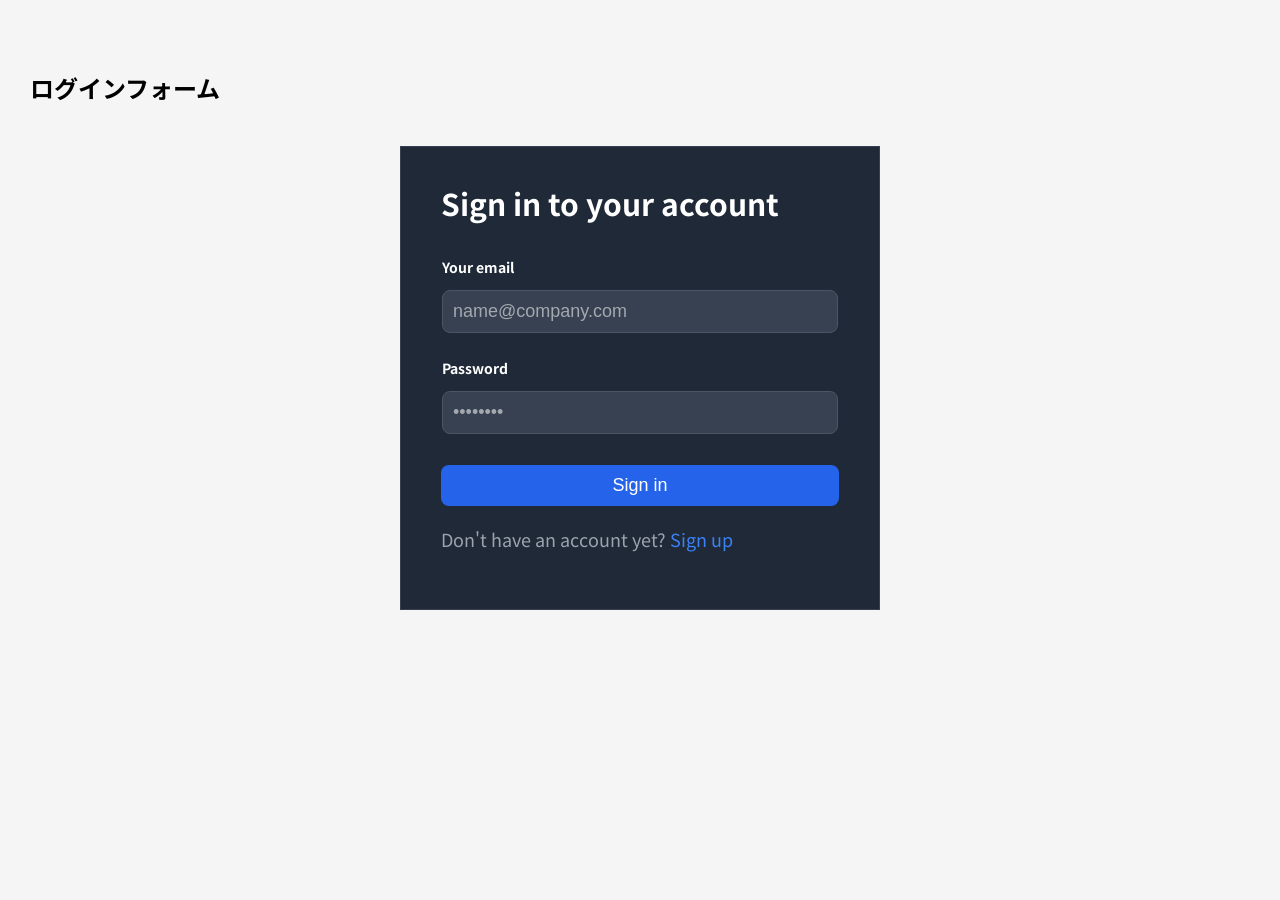
<file: database/index.html>
<!DOCTYPE html>
<html lang="ja">
<head>
  <meta charset="UTF-8">
  <meta name="viewport" content="width=device-width, initial-scale=1.0">
  <title>w8-output</title>
  <link href="https://fonts.googleapis.com/css2?family=Noto+Sans+JP&display=swap" rel="stylesheet">
  <link href="https://fonts.googleapis.com/css2?family=Noto+Sans+JP:wght@700&display=swap" rel="stylesheet">
  <link rel="stylesheet" href="./css/sanitize.css">
  <link rel="stylesheet" href="./css/style.css">
</head>
<body>
  <section class="login-form">
    <h2>ログインフォーム</h2>
    <form action="" class="login" id="loginForm">
      <h2>Sign in to your account</h2>

      <table class="form-table">
        <tr>
          <th>
            <label for="email" class="email-label">
              Your email
            </label>
          </th>
          <td>
            <input type="email" class="email-input" id="email" placeholder="name@company.com">
          </td>
        </tr>
        <tr>
          <th>
            <label for="password" class="password-label">Password</label>
          </th>
          <td>
            <input type="password" class="password-input" id="password" placeholder="••••••••">
          </td>
        </tr>
      </table>

      <div class="form-button">
          <button class="button button-submission" type="submit">Sign in</button>
      </div>
      <p>Don't have an account yet? <a href="#">Sign up</a></p>
    </form>

    <script src="./js/app.js"></script>
  </section>
</body>
</html>
</file>
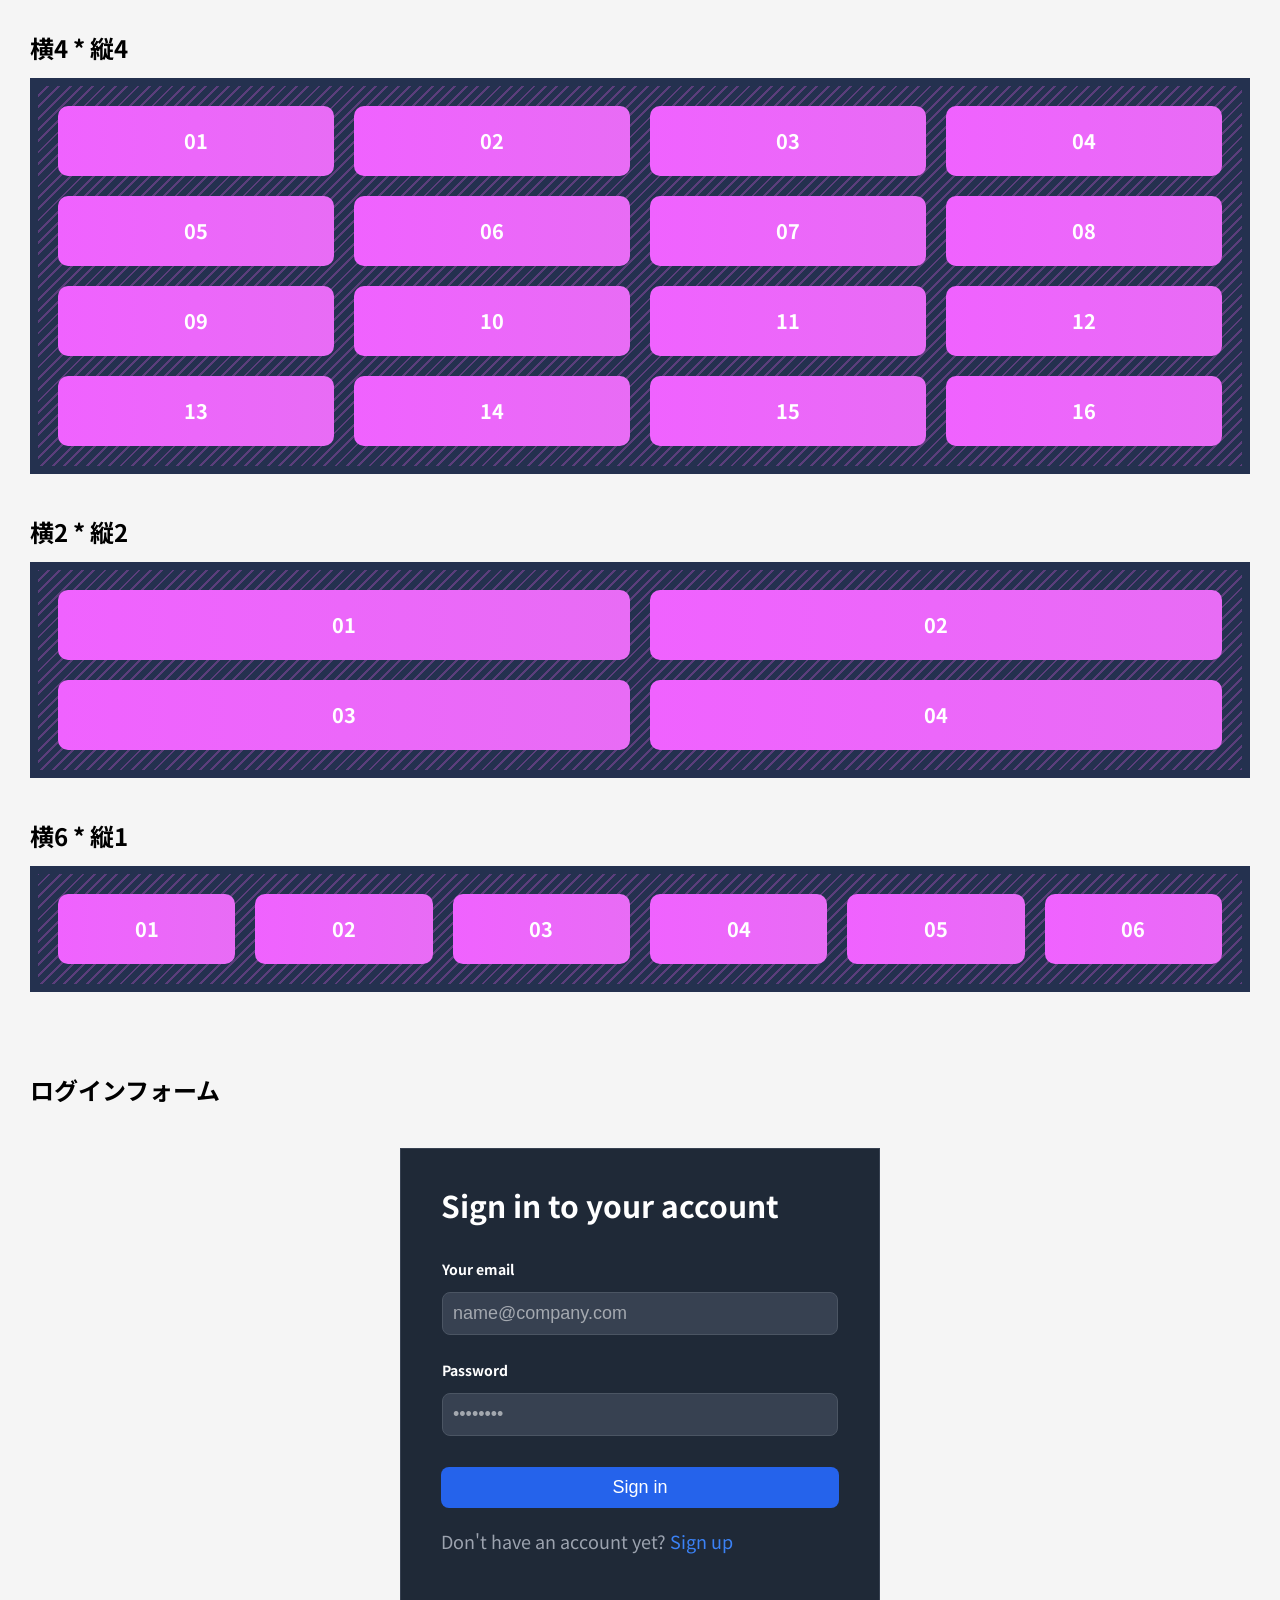
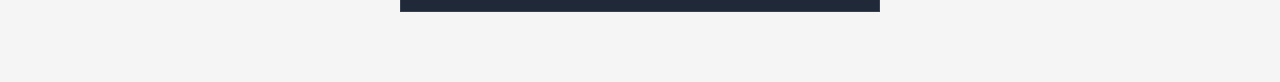
<file: html-css/index.html>
<!DOCTYPE html>
<html lang="ja">
<head>
  <meta charset="UTF-8">
  <meta name="viewport" content="width=device-width, initial-scale=1.0">
  <title>w8-output</title>
  <link href="https://fonts.googleapis.com/css2?family=Noto+Sans+JP&display=swap" rel="stylesheet">
  <link href="https://fonts.googleapis.com/css2?family=Noto+Sans+JP:wght@700&display=swap" rel="stylesheet">
  <link rel="stylesheet" href="./sanitize.css">
  <link rel="stylesheet" href="./style.css">
</head>
<body>
  <section class="test1">
    <h2>横4 * 縦4
    </h2>
    <div class="grid grid-square1">
      <div class="item">01</div>
      <div class="item">02</div>
      <div class="item">03</div>
      <div class="item">04</div>
      <div class="item">05</div>
      <div class="item">06</div>
      <div class="item">07</div>
      <div class="item">08</div>
      <div class="item">09</div>
      <div class="item">10</div>
      <div class="item">11</div>
      <div class="item">12</div>
      <div class="item">13</div>
      <div class="item">14</div>
      <div class="item">15</div>
      <div class="item">16</div>
    </div>

    <h2>横2 * 縦2</h2>
    <div class="grid grid-square2">
      <div class="item">01</div>
      <div class="item">02</div>
      <div class="item">03</div>
      <div class="item">04</div>
    </div>

    <h2>横6 * 縦1</h2>
    <div class="grid grid-square3">
      <div class="item">01</div>
      <div class="item">02</div>
      <div class="item">03</div>
      <div class="item">04</div>
      <div class="item">05</div>
      <div class="item">06</div>
    </div>
  </section>

  <section class="login-form">
    <h2>ログインフォーム</h2>
    <form action="" class="login">
      <h2>Sign in to your account</h2>

      <table class="form-table">
        <tr>
          <th>
            <label for="email" class="email-label">
              Your email
            </label>
          </th>
          <td>
            <input type="email" class="email-input" id="email" placeholder="name@company.com">
          </td>
        </tr>
        <tr>
          <th>
            <label for="password" class="password-label">Password</label>
          </th>
          <td>
            <input type="password" class="password" id="password" placeholder="••••••••">
          </td>
        </tr>
      </table>

      <div class="form-button">
          <button class="button button-submission" type="submit">Sign in</button>
      </div>
      <p>Don't have an account yet? <a href="#">Sign up</a></p>
    </form>
  </section>
</body>
</html>
</file>
<file: database/css/sanitize.css>
/* Document
 * ========================================================================== */

/**
 * Add border box sizing in all browsers (opinionated).
 */

*,
::before,
::after {
  box-sizing: border-box;
}

/**
 * 1. Add text decoration inheritance in all browsers (opinionated).
 * 2. Add vertical alignment inheritance in all browsers (opinionated).
 */

::before,
::after {
  text-decoration: inherit; /* 1 */
  vertical-align: inherit; /* 2 */
}

/**
 * 1. Use the default cursor in all browsers (opinionated).
 * 2. Change the line height in all browsers (opinionated).
 * 3. Use a 4-space tab width in all browsers (opinionated).
 * 4. Remove the grey highlight on links in iOS (opinionated).
 * 5. Prevent adjustments of font size after orientation changes in
 *    IE on Windows Phone and in iOS.
 * 6. Breaks words to prevent overflow in all browsers (opinionated).
 */

html {
  cursor: default; /* 1 */
  line-height: 1.5; /* 2 */
  -moz-tab-size: 4; /* 3 */
  tab-size: 4; /* 3 */
  -webkit-tap-highlight-color: transparent /* 4 */;
  -ms-text-size-adjust: 100%; /* 5 */
  -webkit-text-size-adjust: 100%; /* 5 */
  word-break: break-word; /* 6 */
}

/* Sections
 * ========================================================================== */

/**
 * Remove the margin in all browsers (opinionated).
 */

body {
  margin: 0;
}

/**
 * Correct the font size and margin on `h1` elements within `section` and
 * `article` contexts in Chrome, Edge, Firefox, and Safari.
 */

h1 {
  font-size: 2em;
  margin: 0.67em 0;
}

/* Grouping content
 * ========================================================================== */

/**
 * Remove the margin on nested lists in Chrome, Edge, IE, and Safari.
 */

dl dl,
dl ol,
dl ul,
ol dl,
ul dl {
  margin: 0;
}

/**
 * Remove the margin on nested lists in Edge 18- and IE.
 */

ol ol,
ol ul,
ul ol,
ul ul {
  margin: 0;
}

/**
 * 1. Add the correct sizing in Firefox.
 * 2. Show the overflow in Edge 18- and IE.
 */

hr {
  height: 0; /* 1 */
  overflow: visible; /* 2 */
}

/**
 * Add the correct display in IE.
 */

main {
  display: block;
}

/**
 * Remove the list style on navigation lists in all browsers (opinionated).
 */

nav ol,
nav ul {
  list-style: none;
  padding: 0;
}

/**
 * 1. Correct the inheritance and scaling of font size in all browsers.
 * 2. Correct the odd `em` font sizing in all browsers.
 */

pre {
  font-family: monospace, monospace; /* 1 */
  font-size: 1em; /* 2 */
}

/* Text-level semantics
 * ========================================================================== */

/**
 * Remove the gray background on active links in IE 10.
 */

a {
  background-color: transparent;
}

/**
 * Add the correct text decoration in Edge 18-, IE, and Safari.
 */

abbr[title] {
  text-decoration: underline;
  text-decoration: underline dotted;
}

/**
 * Add the correct font weight in Chrome, Edge, and Safari.
 */

b,
strong {
  font-weight: bolder;
}

/**
 * 1. Correct the inheritance and scaling of font size in all browsers.
 * 2. Correct the odd `em` font sizing in all browsers.
 */

code,
kbd,
samp {
  font-family: monospace, monospace; /* 1 */
  font-size: 1em; /* 2 */
}

/**
 * Add the correct font size in all browsers.
 */

small {
  font-size: 80%;
}

/* Embedded content
 * ========================================================================== */

/*
 * Change the alignment on media elements in all browsers (opinionated).
 */

audio,
canvas,
iframe,
img,
svg,
video {
  vertical-align: middle;
}

/**
 * Add the correct display in IE 9-.
 */

audio,
video {
  display: inline-block;
}

/**
 * Add the correct display in iOS 4-7.
 */

audio:not([controls]) {
  display: none;
  height: 0;
}

/**
 * Remove the border on iframes in all browsers (opinionated).
 */

iframe {
  border-style: none;
}

/**
 * Remove the border on images within links in IE 10-.
 */

img {
  border-style: none;
}

/**
 * Change the fill color to match the text color in all browsers (opinionated).
 */

svg:not([fill]) {
  fill: currentColor;
}

/**
 * Hide the overflow in IE.
 */

svg:not(:root) {
  overflow: hidden;
}

/* Tabular data
 * ========================================================================== */

/**
 * Collapse border spacing in all browsers (opinionated).
 */

table {
  border-collapse: collapse;
}

/* Forms
 * ========================================================================== */

/**
 * Remove the margin on controls in Safari.
 */

button,
input,
select {
  margin: 0;
}

/**
 * 1. Show the overflow in IE.
 * 2. Remove the inheritance of text transform in Edge 18-, Firefox, and IE.
 */

button {
  overflow: visible; /* 1 */
  text-transform: none; /* 2 */
}

/**
 * Correct the inability to style buttons in iOS and Safari.
 */

button,
[type="button"],
[type="reset"],
[type="submit"] {
  -webkit-appearance: button;
  appearance: button;
}

/**
 * 1. Change the inconsistent appearance in all browsers (opinionated).
 * 2. Correct the padding in Firefox.
 */

fieldset {
  border: 1px solid #a0a0a0; /* 1 */
  padding: 0.35em 0.75em 0.625em; /* 2 */
}

/**
 * Show the overflow in Edge 18- and IE.
 */

input {
  overflow: visible;
}

/**
 * 1. Correct the text wrapping in Edge 18- and IE.
 * 2. Correct the color inheritance from `fieldset` elements in IE.
 */

legend {
  color: inherit; /* 2 */
  display: table; /* 1 */
  max-width: 100%; /* 1 */
  white-space: normal; /* 1 */
}

/**
 * 1. Add the correct display in Edge 18- and IE.
 * 2. Add the correct vertical alignment in Chrome, Edge, and Firefox.
 */

progress {
  display: inline-block; /* 1 */
  vertical-align: baseline; /* 2 */
}

/**
 * Remove the inheritance of text transform in Firefox.
 */

select {
  text-transform: none;
}

/**
 * 1. Remove the margin in Firefox and Safari.
 * 2. Remove the default vertical scrollbar in IE.
 * 3. Change the resize direction in all browsers (opinionated).
 */

textarea {
  margin: 0; /* 1 */
  overflow: auto; /* 2 */
  resize: vertical; /* 3 */
}

/**
 * Remove the padding in IE 10-.
 */

[type="checkbox"],
[type="radio"] {
  padding: 0;
}

/**
 * 1. Correct the odd appearance in Chrome, Edge, and Safari.
 * 2. Correct the outline style in Safari.
 */

[type="search"] {
  -webkit-appearance: textfield; /* 1 */
  appearance: textfield; /* 1 */
  outline-offset: -2px; /* 2 */
}

/**
 * Correct the cursor style of increment and decrement buttons in Safari.
 */

::-webkit-inner-spin-button,
::-webkit-outer-spin-button {
  height: auto;
}

/**
 * Correct the text style of placeholders in Chrome, Edge, and Safari.
 */

::-webkit-input-placeholder {
  color: inherit;
  opacity: 0.54;
}

/**
 * Remove the inner padding in Chrome, Edge, and Safari on macOS.
 */

::-webkit-search-decoration {
  -webkit-appearance: none;
}

/**
 * 1. Correct the inability to style upload buttons in iOS and Safari.
 * 2. Change font properties to `inherit` in Safari.
 */

::-webkit-file-upload-button {
  -webkit-appearance: button; /* 1 */
  font: inherit; /* 2 */
}

/**
 * Remove the inner border and padding of focus outlines in Firefox.
 */

::-moz-focus-inner {
  border-style: none;
  padding: 0;
}

/**
 * Restore the focus outline styles unset by the previous rule in Firefox.
 */

:-moz-focusring {
  outline: 1px dotted ButtonText;
}

/**
 * Remove the additional :invalid styles in Firefox.
 */

:-moz-ui-invalid {
  box-shadow: none;
}

/* Interactive
 * ========================================================================== */

/*
 * Add the correct display in Edge 18- and IE.
 */

details {
  display: block;
}

/*
 * Add the correct styles in Edge 18-, IE, and Safari.
 */

dialog {
  background-color: white;
  border: solid;
  color: black;
  display: block;
  height: -moz-fit-content;
  height: -webkit-fit-content;
  height: fit-content;
  left: 0;
  margin: auto;
  padding: 1em;
  position: absolute;
  right: 0;
  width: -moz-fit-content;
  width: -webkit-fit-content;
  width: fit-content;
}

dialog:not([open]) {
  display: none;
}

/*
 * Add the correct display in all browsers.
 */

summary {
  display: list-item;
}

/* Scripting
 * ========================================================================== */

/**
 * Add the correct display in IE 9-.
 */

canvas {
  display: inline-block;
}

/**
 * Add the correct display in IE.
 */

template {
  display: none;
}

/* User interaction
 * ========================================================================== */

/*
 * 1. Remove the tapping delay in IE 10.
 * 2. Remove the tapping delay on clickable elements
      in all browsers (opinionated).
 */

a,
area,
button,
input,
label,
select,
summary,
textarea,
[tabindex] {
  -ms-touch-action: manipulation; /* 1 */
  touch-action: manipulation; /* 2 */
}

/**
 * Add the correct display in IE 10-.
 */

[hidden] {
  display: none;
}

/* Accessibility
 * ========================================================================== */

/**
 * Change the cursor on busy elements in all browsers (opinionated).
 */

[aria-busy="true"] {
  cursor: progress;
}

/*
 * Change the cursor on control elements in all browsers (opinionated).
 */

[aria-controls] {
  cursor: pointer;
}

/*
 * Change the cursor on disabled, not-editable, or otherwise
 * inoperable elements in all browsers (opinionated).
 */

[aria-disabled="true"],
[disabled] {
  cursor: not-allowed;
}

/*
 * Change the display on visually hidden accessible elements
 * in all browsers (opinionated).
 */

[aria-hidden="false"][hidden] {
  display: initial;
}

[aria-hidden="false"][hidden]:not(:focus) {
  clip: rect(0, 0, 0, 0);
  position: absolute;
}
</file>
<file: database/css/style.css>
body {
  margin: 0;
  padding: 30px;
  background: #f5f5f5;
  font-family: "Noto Sans JP", "Helvetica Neue", "Helvetica", "Hiragino Sans", "Arial", "Yu Gothic", "Meiryo", sans-serif;
}

/* 見出し */
h2 {
  margin: 0 0 12px;
}

/* 課題２ */
.login-form {
  width: 100%;
  padding: 40px 0;
}

.login-form > h2 {
  margin-bottom: 40px;
}

.login-form .login {
  width: 480px;
  margin: 0 auto;
  padding: 38px 40px;
  background-color: #1f2937;
  border: 1px solid #374151;
  color: #ffffff;
}

.login-form .login h2 {
  margin: 0 0 32px;
  font-size: 30px;
  font-weight: bold;
  line-height: 1.2;
}

.login-form .form-table {
  width: 100%;
  border-collapse: collapse;
}

.login-form .form-table tr {
  display: block;
  margin-bottom: 20px;
}

.login-form  .form-table th,
.login-form .form-table td {
  display: block;
  width: 100%;
  text-align: left;
}

.login-form .form-table th {
  margin-bottom: 10px;
}

.login-form .email-label,
.login-form .password-label {
  font-size: 14px;
  font-weight: bold;
  color: #ffffff;
}

.login-form .email-input,
.login-form .password-input {
  width: 100%;
  padding: 10px 10px;
  font-size: 18px;
  color: #ffffff;
  background-color: #374151;
  border: 1px solid #4b5563;
  border-radius: 8px;
  box-sizing: border-box;
}

.login-form .form-button {
  margin-top: 10px;
}


.login-form .button-submission {
  width: 100%;
  padding: 10px;
  font-size: 18px;
  color: #ffffff;
  background-color: #2563eb;
  border: none;
  border-radius: 8px;
  cursor: pointer;
}

.login-form .button-submission:hover {
  background-color: #1d4ed8;
}

.login-form .login p {
  margin-top: 20px;
  font-size: 18px;
  color: #9ca3af;
}

.login-form .login a {
  color: #3b82f6;
  text-decoration: none;
}
</file>
<file: html-css/sanitize.css>
/* Document
 * ========================================================================== */

/**
 * Add border box sizing in all browsers (opinionated).
 */

*,
::before,
::after {
  box-sizing: border-box;
}

/**
 * 1. Add text decoration inheritance in all browsers (opinionated).
 * 2. Add vertical alignment inheritance in all browsers (opinionated).
 */

::before,
::after {
  text-decoration: inherit; /* 1 */
  vertical-align: inherit; /* 2 */
}

/**
 * 1. Use the default cursor in all browsers (opinionated).
 * 2. Change the line height in all browsers (opinionated).
 * 3. Use a 4-space tab width in all browsers (opinionated).
 * 4. Remove the grey highlight on links in iOS (opinionated).
 * 5. Prevent adjustments of font size after orientation changes in
 *    IE on Windows Phone and in iOS.
 * 6. Breaks words to prevent overflow in all browsers (opinionated).
 */

html {
  cursor: default; /* 1 */
  line-height: 1.5; /* 2 */
  -moz-tab-size: 4; /* 3 */
  tab-size: 4; /* 3 */
  -webkit-tap-highlight-color: transparent /* 4 */;
  -ms-text-size-adjust: 100%; /* 5 */
  -webkit-text-size-adjust: 100%; /* 5 */
  word-break: break-word; /* 6 */
}

/* Sections
 * ========================================================================== */

/**
 * Remove the margin in all browsers (opinionated).
 */

body {
  margin: 0;
}

/**
 * Correct the font size and margin on `h1` elements within `section` and
 * `article` contexts in Chrome, Edge, Firefox, and Safari.
 */

h1 {
  font-size: 2em;
  margin: 0.67em 0;
}

/* Grouping content
 * ========================================================================== */

/**
 * Remove the margin on nested lists in Chrome, Edge, IE, and Safari.
 */

dl dl,
dl ol,
dl ul,
ol dl,
ul dl {
  margin: 0;
}

/**
 * Remove the margin on nested lists in Edge 18- and IE.
 */

ol ol,
ol ul,
ul ol,
ul ul {
  margin: 0;
}

/**
 * 1. Add the correct sizing in Firefox.
 * 2. Show the overflow in Edge 18- and IE.
 */

hr {
  height: 0; /* 1 */
  overflow: visible; /* 2 */
}

/**
 * Add the correct display in IE.
 */

main {
  display: block;
}

/**
 * Remove the list style on navigation lists in all browsers (opinionated).
 */

nav ol,
nav ul {
  list-style: none;
  padding: 0;
}

/**
 * 1. Correct the inheritance and scaling of font size in all browsers.
 * 2. Correct the odd `em` font sizing in all browsers.
 */

pre {
  font-family: monospace, monospace; /* 1 */
  font-size: 1em; /* 2 */
}

/* Text-level semantics
 * ========================================================================== */

/**
 * Remove the gray background on active links in IE 10.
 */

a {
  background-color: transparent;
}

/**
 * Add the correct text decoration in Edge 18-, IE, and Safari.
 */

abbr[title] {
  text-decoration: underline;
  text-decoration: underline dotted;
}

/**
 * Add the correct font weight in Chrome, Edge, and Safari.
 */

b,
strong {
  font-weight: bolder;
}

/**
 * 1. Correct the inheritance and scaling of font size in all browsers.
 * 2. Correct the odd `em` font sizing in all browsers.
 */

code,
kbd,
samp {
  font-family: monospace, monospace; /* 1 */
  font-size: 1em; /* 2 */
}

/**
 * Add the correct font size in all browsers.
 */

small {
  font-size: 80%;
}

/* Embedded content
 * ========================================================================== */

/*
 * Change the alignment on media elements in all browsers (opinionated).
 */

audio,
canvas,
iframe,
img,
svg,
video {
  vertical-align: middle;
}

/**
 * Add the correct display in IE 9-.
 */

audio,
video {
  display: inline-block;
}

/**
 * Add the correct display in iOS 4-7.
 */

audio:not([controls]) {
  display: none;
  height: 0;
}

/**
 * Remove the border on iframes in all browsers (opinionated).
 */

iframe {
  border-style: none;
}

/**
 * Remove the border on images within links in IE 10-.
 */

img {
  border-style: none;
}

/**
 * Change the fill color to match the text color in all browsers (opinionated).
 */

svg:not([fill]) {
  fill: currentColor;
}

/**
 * Hide the overflow in IE.
 */

svg:not(:root) {
  overflow: hidden;
}

/* Tabular data
 * ========================================================================== */

/**
 * Collapse border spacing in all browsers (opinionated).
 */

table {
  border-collapse: collapse;
}

/* Forms
 * ========================================================================== */

/**
 * Remove the margin on controls in Safari.
 */

button,
input,
select {
  margin: 0;
}

/**
 * 1. Show the overflow in IE.
 * 2. Remove the inheritance of text transform in Edge 18-, Firefox, and IE.
 */

button {
  overflow: visible; /* 1 */
  text-transform: none; /* 2 */
}

/**
 * Correct the inability to style buttons in iOS and Safari.
 */

button,
[type="button"],
[type="reset"],
[type="submit"] {
  -webkit-appearance: button;
  appearance: button;
}

/**
 * 1. Change the inconsistent appearance in all browsers (opinionated).
 * 2. Correct the padding in Firefox.
 */

fieldset {
  border: 1px solid #a0a0a0; /* 1 */
  padding: 0.35em 0.75em 0.625em; /* 2 */
}

/**
 * Show the overflow in Edge 18- and IE.
 */

input {
  overflow: visible;
}

/**
 * 1. Correct the text wrapping in Edge 18- and IE.
 * 2. Correct the color inheritance from `fieldset` elements in IE.
 */

legend {
  color: inherit; /* 2 */
  display: table; /* 1 */
  max-width: 100%; /* 1 */
  white-space: normal; /* 1 */
}

/**
 * 1. Add the correct display in Edge 18- and IE.
 * 2. Add the correct vertical alignment in Chrome, Edge, and Firefox.
 */

progress {
  display: inline-block; /* 1 */
  vertical-align: baseline; /* 2 */
}

/**
 * Remove the inheritance of text transform in Firefox.
 */

select {
  text-transform: none;
}

/**
 * 1. Remove the margin in Firefox and Safari.
 * 2. Remove the default vertical scrollbar in IE.
 * 3. Change the resize direction in all browsers (opinionated).
 */

textarea {
  margin: 0; /* 1 */
  overflow: auto; /* 2 */
  resize: vertical; /* 3 */
}

/**
 * Remove the padding in IE 10-.
 */

[type="checkbox"],
[type="radio"] {
  padding: 0;
}

/**
 * 1. Correct the odd appearance in Chrome, Edge, and Safari.
 * 2. Correct the outline style in Safari.
 */

[type="search"] {
  -webkit-appearance: textfield; /* 1 */
  appearance: textfield; /* 1 */
  outline-offset: -2px; /* 2 */
}

/**
 * Correct the cursor style of increment and decrement buttons in Safari.
 */

::-webkit-inner-spin-button,
::-webkit-outer-spin-button {
  height: auto;
}

/**
 * Correct the text style of placeholders in Chrome, Edge, and Safari.
 */

::-webkit-input-placeholder {
  color: inherit;
  opacity: 0.54;
}

/**
 * Remove the inner padding in Chrome, Edge, and Safari on macOS.
 */

::-webkit-search-decoration {
  -webkit-appearance: none;
}

/**
 * 1. Correct the inability to style upload buttons in iOS and Safari.
 * 2. Change font properties to `inherit` in Safari.
 */

::-webkit-file-upload-button {
  -webkit-appearance: button; /* 1 */
  font: inherit; /* 2 */
}

/**
 * Remove the inner border and padding of focus outlines in Firefox.
 */

::-moz-focus-inner {
  border-style: none;
  padding: 0;
}

/**
 * Restore the focus outline styles unset by the previous rule in Firefox.
 */

:-moz-focusring {
  outline: 1px dotted ButtonText;
}

/**
 * Remove the additional :invalid styles in Firefox.
 */

:-moz-ui-invalid {
  box-shadow: none;
}

/* Interactive
 * ========================================================================== */

/*
 * Add the correct display in Edge 18- and IE.
 */

details {
  display: block;
}

/*
 * Add the correct styles in Edge 18-, IE, and Safari.
 */

dialog {
  background-color: white;
  border: solid;
  color: black;
  display: block;
  height: -moz-fit-content;
  height: -webkit-fit-content;
  height: fit-content;
  left: 0;
  margin: auto;
  padding: 1em;
  position: absolute;
  right: 0;
  width: -moz-fit-content;
  width: -webkit-fit-content;
  width: fit-content;
}

dialog:not([open]) {
  display: none;
}

/*
 * Add the correct display in all browsers.
 */

summary {
  display: list-item;
}

/* Scripting
 * ========================================================================== */

/**
 * Add the correct display in IE 9-.
 */

canvas {
  display: inline-block;
}

/**
 * Add the correct display in IE.
 */

template {
  display: none;
}

/* User interaction
 * ========================================================================== */

/*
 * 1. Remove the tapping delay in IE 10.
 * 2. Remove the tapping delay on clickable elements
      in all browsers (opinionated).
 */

a,
area,
button,
input,
label,
select,
summary,
textarea,
[tabindex] {
  -ms-touch-action: manipulation; /* 1 */
  touch-action: manipulation; /* 2 */
}

/**
 * Add the correct display in IE 10-.
 */

[hidden] {
  display: none;
}

/* Accessibility
 * ========================================================================== */

/**
 * Change the cursor on busy elements in all browsers (opinionated).
 */

[aria-busy="true"] {
  cursor: progress;
}

/*
 * Change the cursor on control elements in all browsers (opinionated).
 */

[aria-controls] {
  cursor: pointer;
}

/*
 * Change the cursor on disabled, not-editable, or otherwise
 * inoperable elements in all browsers (opinionated).
 */

[aria-disabled="true"],
[disabled] {
  cursor: not-allowed;
}

/*
 * Change the display on visually hidden accessible elements
 * in all browsers (opinionated).
 */

[aria-hidden="false"][hidden] {
  display: initial;
}

[aria-hidden="false"][hidden]:not(:focus) {
  clip: rect(0, 0, 0, 0);
  position: absolute;
}
</file>
<file: html-css/style.css>
body {
  margin: 0;
  padding: 30px;
  background: #f5f5f5;
  font-family: "Noto Sans JP", "Helvetica Neue", "Helvetica", "Hiragino Sans", "Arial", "Yu Gothic", "Meiryo", sans-serif;
}

/* 見出し */
h2 {
  margin: 0 0 12px;
}

/* 課題１ */
.grid{
  display: flex;
  flex-wrap: wrap;
  gap: 20px;
  padding: 20px;
  margin-bottom: 40px;
  background: #24314f;
  border: 8px solid #24314f;
  max-width: 100%;

  background-image: repeating-linear-gradient(
    -45deg,
    rgba(255, 100, 255, 0.25) 0,
    rgba(255, 100, 255, 0.25) 2px,
    transparent 2px,
    transparent 8px
  );
}

.item {
  height: 70px;
  border-radius: 10px;
  background: linear-gradient(90deg, #f062ff, #e86cf5);
  color: #fff;
  font-size: 20px;
  font-weight: bold;
  display: flex;
  align-items: center;
  justify-content: center;
}

.grid-square1 .item{
  width: calc((100% - 60px) / 4);
}

.grid-square2  .item{
  width: calc((100% - 20px) / 2);

}

/* 1行にまとめる用、念のため追加 */
.grid-square3 {
  flex-wrap: nowrap;
}

.grid-square3 .item{
  width: calc((100% - 100px) / 6);
}


/* 課題２ */
.login-form {
  width: 100%;
  padding: 40px 0;
}

.login-form > h2 {
  margin-bottom: 40px;
}

.login-form .login {
  width: 480px;
  margin: 0 auto;
  padding: 38px 40px;
  background-color: #1f2937;
  border: 1px solid #374151;
  color: #ffffff;
}

.login-form .login h2 {
  margin: 0 0 32px;
  font-size: 30px;
  font-weight: bold;
  line-height: 1.2;
}

.login-form .form-table {
  width: 100%;
  border-collapse: collapse;
}

.login-form .form-table tr {
  display: block;
  margin-bottom: 20px;
}

.login-form  .form-table th,
.login-form .form-table td {
  display: block;
  width: 100%;
  text-align: left;
}

.login-form .form-table th {
  margin-bottom: 10px;
}

.login-form .email-label,
.login-form .password-label {
  font-size: 14px;
  font-weight: bold;
  color: #ffffff;
}

.login-form .email-input,
.login-form .password {
  width: 100%;
  padding: 10px 10px;
  font-size: 18px;
  color: #ffffff;
  background-color: #374151;
  border: 1px solid #4b5563;
  border-radius: 8px;
  box-sizing: border-box;
}

.login-form .form-button {
  margin-top: 10px;
}


.login-form .button-submission {
  width: 100%;
  padding: 10px;
  font-size: 18px;
  color: #ffffff;
  background-color: #2563eb;
  border: none;
  border-radius: 8px;
  cursor: pointer;
}

.login-form .button-submission:hover {
  background-color: #1d4ed8;
}

.login-form .login p {
  margin-top: 20px;
  font-size: 18px;
  color: #9ca3af;
}

.login-form .login a {
  color: #3b82f6;
  text-decoration: none;
}
</file>
